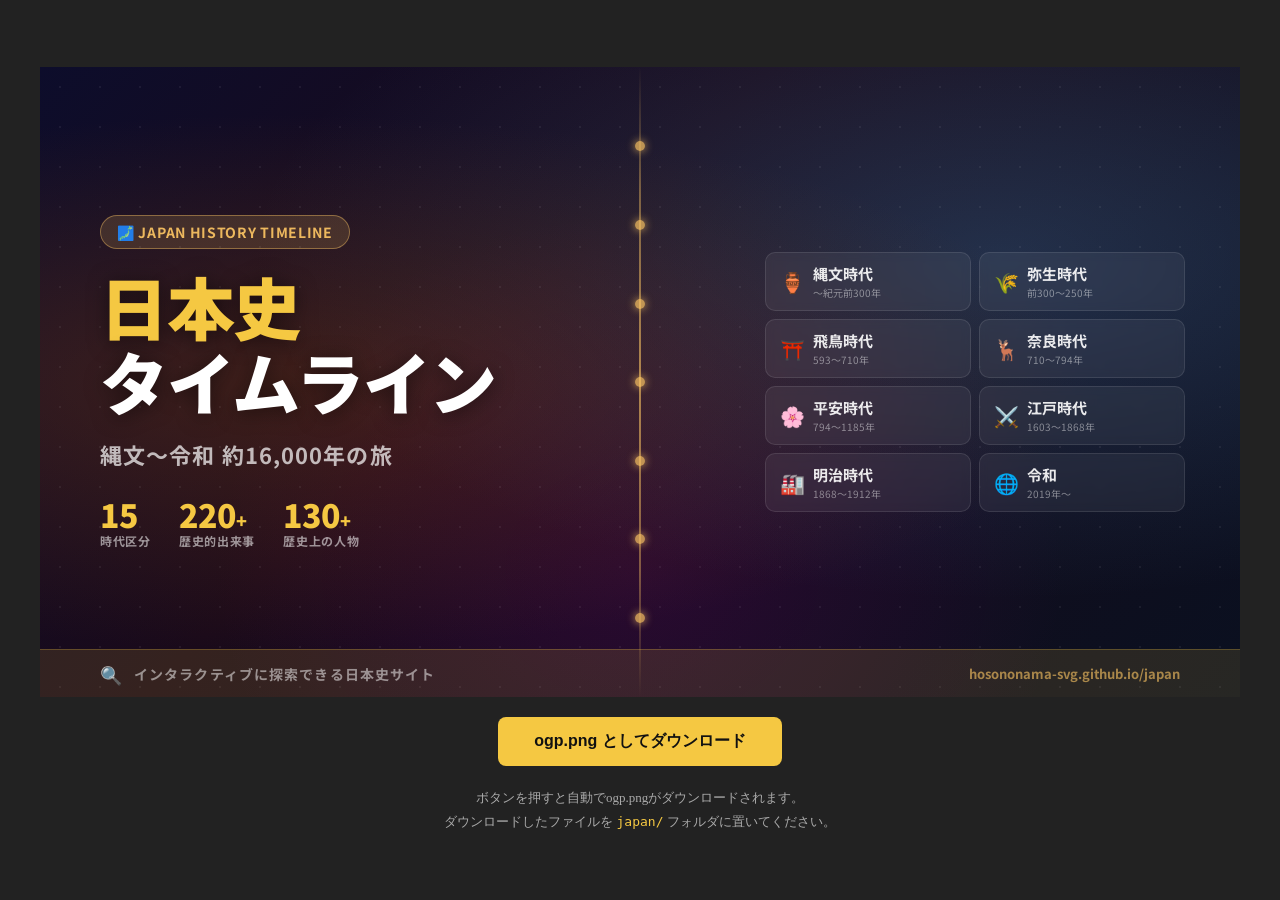
<file: ogp_generator.html>
<!DOCTYPE html>
<html lang="ja">
<head>
  <meta charset="UTF-8">
  <title>OGP画像ジェネレーター</title>
  <link href="https://fonts.googleapis.com/css2?family=Noto+Sans+JP:wght@700;900&display=swap" rel="stylesheet">
  <style>
    * { margin: 0; padding: 0; box-sizing: border-box; }
    body { background: #222; display: flex; flex-direction: column; align-items: center; justify-content: center; min-height: 100vh; gap: 20px; }

    /* ===== OGP本体 1200×630 ===== */
    #ogp {
      width: 1200px;
      height: 630px;
      position: relative;
      overflow: hidden;
      font-family: 'Noto Sans JP', 'Hiragino Kaku Gothic ProN', Meiryo, sans-serif;
      background: #0a0a1a;
      flex-shrink: 0;
    }

    /* 背景グラデーション */
    .bg-grad {
      position: absolute; inset: 0;
      background:
        radial-gradient(ellipse at 20% 50%, rgba(139, 69, 19, 0.35) 0%, transparent 60%),
        radial-gradient(ellipse at 80% 30%, rgba(70, 130, 180, 0.3) 0%, transparent 55%),
        radial-gradient(ellipse at 50% 80%, rgba(128, 0, 128, 0.2) 0%, transparent 50%),
        linear-gradient(135deg, #0d0d2b 0%, #1a0a1a 40%, #0a1020 100%);
    }

    /* 和柄風ドット */
    .dots {
      position: absolute; inset: 0;
      background-image:
        radial-gradient(circle, rgba(255,255,255,0.06) 1px, transparent 1px);
      background-size: 40px 40px;
    }

    /* タイムラインライン（装飾） */
    .timeline-line {
      position: absolute;
      left: 50%;
      top: 0; bottom: 0;
      width: 2px;
      background: linear-gradient(to bottom,
        transparent 0%,
        rgba(255,200,100,0.4) 20%,
        rgba(255,200,100,0.6) 50%,
        rgba(255,200,100,0.4) 80%,
        transparent 100%
      );
      transform: translateX(-50%);
    }

    /* 時代ドット（タイムライン上） */
    .era-dots {
      position: absolute;
      left: 50%;
      transform: translateX(-50%);
      display: flex;
      flex-direction: column;
      gap: 0;
      height: 100%;
      align-items: center;
      justify-content: space-around;
      padding: 40px 0;
    }
    .era-dot {
      width: 10px; height: 10px;
      border-radius: 50%;
      background: rgba(255,200,100,0.7);
      box-shadow: 0 0 8px rgba(255,200,100,0.8);
    }

    /* 左コンテンツ */
    .left {
      position: absolute;
      left: 60px; top: 0; bottom: 0;
      width: 500px;
      display: flex;
      flex-direction: column;
      justify-content: center;
      gap: 20px;
    }

    .site-tag {
      display: inline-flex;
      align-items: center;
      gap: 8px;
      background: rgba(255,200,100,0.15);
      border: 1px solid rgba(255,200,100,0.4);
      border-radius: 20px;
      padding: 6px 16px;
      font-size: 14px;
      color: rgba(255,200,100,0.9);
      font-weight: 700;
      letter-spacing: 0.05em;
      width: fit-content;
    }

    .main-title {
      font-size: 68px;
      font-weight: 900;
      color: #fff;
      line-height: 1.1;
      letter-spacing: -0.02em;
      text-shadow: 0 2px 20px rgba(0,0,0,0.5);
    }
    .main-title span {
      color: #f5c842;
    }

    .sub-title {
      font-size: 22px;
      color: rgba(255,255,255,0.7);
      font-weight: 700;
      letter-spacing: 0.05em;
    }

    .stats {
      display: flex;
      gap: 28px;
      margin-top: 8px;
    }
    .stat {
      display: flex;
      flex-direction: column;
      gap: 2px;
    }
    .stat-num {
      font-size: 32px;
      font-weight: 900;
      color: #f5c842;
      line-height: 1;
    }
    .stat-label {
      font-size: 12px;
      color: rgba(255,255,255,0.55);
      font-weight: 700;
      letter-spacing: 0.06em;
    }

    /* 右コンテンツ（時代カード列） */
    .right {
      position: absolute;
      right: 55px; top: 0; bottom: 0;
      width: 420px;
      display: flex;
      flex-direction: column;
      justify-content: center;
      gap: 8px;
    }

    .era-list {
      display: grid;
      grid-template-columns: 1fr 1fr;
      gap: 8px;
    }
    .era-chip {
      display: flex;
      align-items: center;
      gap: 8px;
      padding: 10px 14px;
      border-radius: 10px;
      background: rgba(255,255,255,0.06);
      border: 1px solid rgba(255,255,255,0.1);
      backdrop-filter: blur(4px);
    }
    .era-chip-icon { font-size: 20px; }
    .era-chip-name { font-size: 15px; font-weight: 700; color: rgba(255,255,255,0.9); }
    .era-chip-year { font-size: 10px; color: rgba(255,255,255,0.45); margin-top: 1px; }

    /* 下部帯 */
    .bottom-bar {
      position: absolute;
      left: 0; right: 0; bottom: 0;
      height: 48px;
      background: rgba(245,200,66,0.12);
      border-top: 1px solid rgba(245,200,66,0.25);
      display: flex;
      align-items: center;
      padding: 0 60px;
      gap: 12px;
    }
    .bottom-bar-icon { font-size: 18px; }
    .bottom-bar-text {
      font-size: 14px;
      color: rgba(255,255,255,0.5);
      font-weight: 700;
      letter-spacing: 0.08em;
    }
    .bottom-url {
      margin-left: auto;
      font-size: 13px;
      color: rgba(255,200,100,0.6);
      font-weight: 700;
    }

    /* ===== ボタン ===== */
    #btn {
      background: #f5c842;
      color: #111;
      border: none;
      padding: 14px 36px;
      font-size: 16px;
      font-weight: 700;
      border-radius: 8px;
      cursor: pointer;
    }
    #btn:hover { background: #e0b530; }
    #note {
      color: #aaa;
      font-size: 13px;
      text-align: center;
      line-height: 1.8;
    }
  </style>
</head>
<body>

  <div id="ogp">
    <div class="bg-grad"></div>
    <div class="dots"></div>
    <div class="timeline-line"></div>

    <div class="era-dots">
      <div class="era-dot"></div>
      <div class="era-dot"></div>
      <div class="era-dot"></div>
      <div class="era-dot"></div>
      <div class="era-dot"></div>
      <div class="era-dot"></div>
      <div class="era-dot"></div>
    </div>

    <div class="left">
      <div class="site-tag">🗾 JAPAN HISTORY TIMELINE</div>
      <div class="main-title"><span>日本史</span><br>タイムライン</div>
      <div class="sub-title">縄文〜令和 約16,000年の旅</div>
      <div class="stats">
        <div class="stat">
          <div class="stat-num">15</div>
          <div class="stat-label">時代区分</div>
        </div>
        <div class="stat">
          <div class="stat-num">220<span style="font-size:18px">+</span></div>
          <div class="stat-label">歴史的出来事</div>
        </div>
        <div class="stat">
          <div class="stat-num">130<span style="font-size:18px">+</span></div>
          <div class="stat-label">歴史上の人物</div>
        </div>
      </div>
    </div>

    <div class="right">
      <div class="era-list">
        <div class="era-chip"><span class="era-chip-icon">🏺</span><div><div class="era-chip-name">縄文時代</div><div class="era-chip-year">〜紀元前300年</div></div></div>
        <div class="era-chip"><span class="era-chip-icon">🌾</span><div><div class="era-chip-name">弥生時代</div><div class="era-chip-year">前300〜250年</div></div></div>
        <div class="era-chip"><span class="era-chip-icon">⛩️</span><div><div class="era-chip-name">飛鳥時代</div><div class="era-chip-year">593〜710年</div></div></div>
        <div class="era-chip"><span class="era-chip-icon">🦌</span><div><div class="era-chip-name">奈良時代</div><div class="era-chip-year">710〜794年</div></div></div>
        <div class="era-chip"><span class="era-chip-icon">🌸</span><div><div class="era-chip-name">平安時代</div><div class="era-chip-year">794〜1185年</div></div></div>
        <div class="era-chip"><span class="era-chip-icon">⚔️</span><div><div class="era-chip-name">江戸時代</div><div class="era-chip-year">1603〜1868年</div></div></div>
        <div class="era-chip"><span class="era-chip-icon">🏭</span><div><div class="era-chip-name">明治時代</div><div class="era-chip-year">1868〜1912年</div></div></div>
        <div class="era-chip"><span class="era-chip-icon">🌐</span><div><div class="era-chip-name">令和</div><div class="era-chip-year">2019年〜</div></div></div>
      </div>
    </div>

    <div class="bottom-bar">
      <span class="bottom-bar-icon">🔍</span>
      <span class="bottom-bar-text">インタラクティブに探索できる日本史サイト</span>
      <span class="bottom-url">hosononama-svg.github.io/japan</span>
    </div>
  </div>

  <button id="btn" onclick="downloadOgp()">ogp.png としてダウンロード</button>
  <div id="note">
    ボタンを押すと自動でogp.pngがダウンロードされます。<br>
    ダウンロードしたファイルを <code style="color:#f5c842">japan/</code> フォルダに置いてください。
  </div>

  <script src="https://html2canvas.hertzen.com/dist/html2canvas.min.js"></script>
  <script>
    async function downloadOgp() {
      const btn = document.getElementById('btn');
      btn.textContent = '生成中...';
      btn.disabled = true;
      try {
        const canvas = await html2canvas(document.getElementById('ogp'), {
          scale: 1,
          useCORS: true,
          backgroundColor: null,
          logging: false,
        });
        const link = document.createElement('a');
        link.download = 'ogp.png';
        link.href = canvas.toDataURL('image/png');
        link.click();
        btn.textContent = 'ダウンロード完了！';
      } catch(e) {
        btn.textContent = 'エラー（下の手順で手動保存してください）';
        alert('自動ダウンロードに失敗しました。\nCtrl+Shift+I → Console → html2canvas(...) を試すか、\nスクリーンショットで代用してください。');
      }
    }
  </script>
</body>
</html>
</file>
